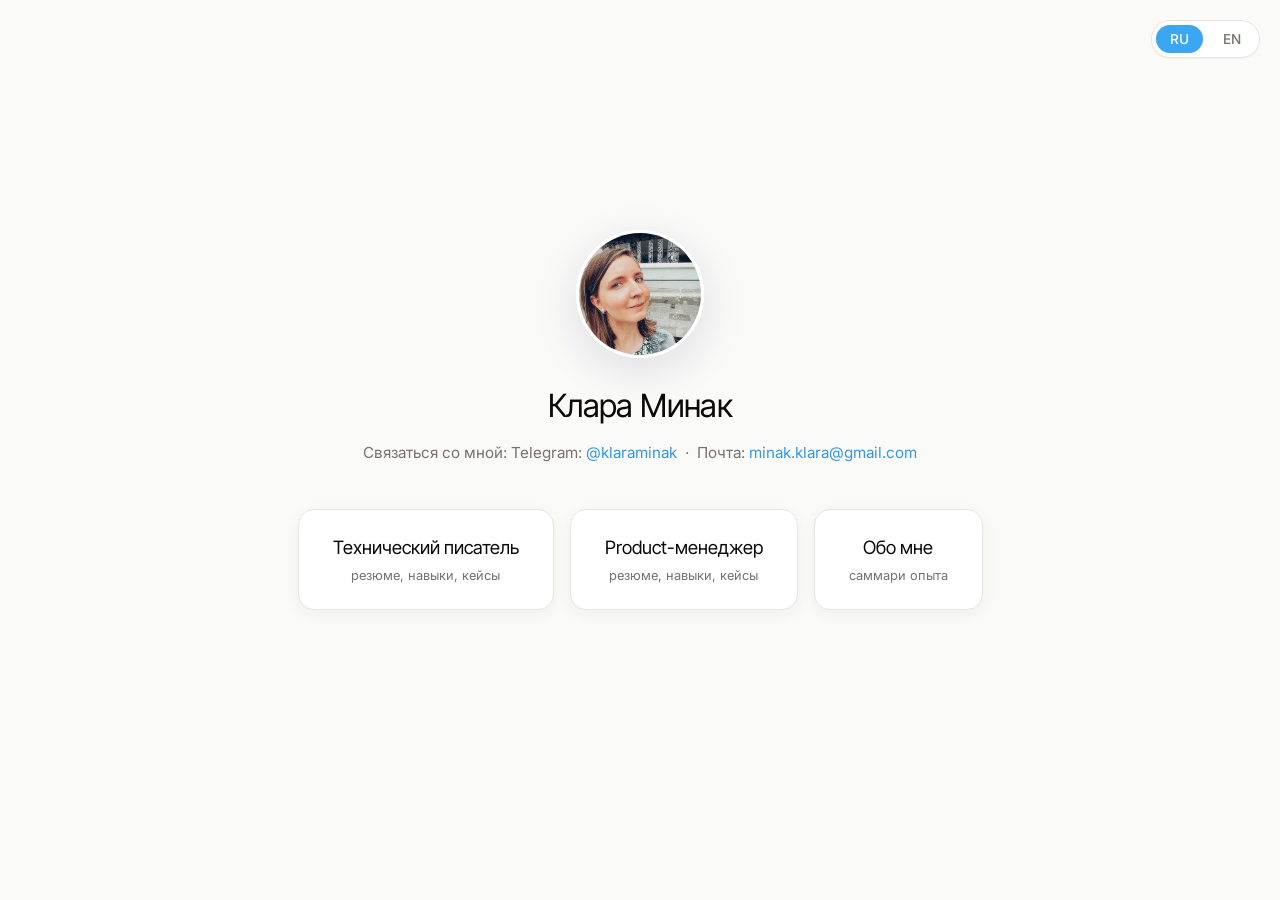
<file: index.html>
<!DOCTYPE html>
<html lang="ru">
<head>
<meta charset="UTF-8">
<meta name="viewport" content="width=device-width, initial-scale=1.0">
<title>Клара Минак — портфолио</title>
<link rel="preconnect" href="https://fonts.googleapis.com">
<link rel="preconnect" href="https://fonts.gstatic.com" crossorigin>
<link href="https://fonts.googleapis.com/css2?family=Inter:wght@400;500;600&family=Inter+Tight:wght@400;500&display=swap" rel="stylesheet">
<link rel="stylesheet" href="styles.css?v=18">
</head>
<body>

<div class="lang-switch">
  <button type="button" data-lang="ru" class="active">RU</button>
  <button type="button" data-lang="en">EN</button>
</div>

<div class="hub-wrap">

  <img class="avatar" src="assets/klara-minak.jpg" alt="Клара Минак" width="128" height="128">

  <div class="identity" data-lang-content="ru">
    <h1>Клара Минак</h1>
    <p class="contacts">
      Связаться со мной: Telegram: <a href="https://t.me/klaraminak">@klaraminak</a>
      &nbsp;·&nbsp;
      Почта: <a href="mailto:minak.klara@gmail.com">minak.klara@gmail.com</a>
    </p>
  </div>
  <div class="identity" data-lang-content="en" hidden>
    <h1>Klara Minak</h1>
    <p class="contacts">
      Get in touch: Telegram: <a href="https://t.me/klaraminak">@klaraminak</a>
      &nbsp;·&nbsp;
      Email: <a href="mailto:minak.klara@gmail.com">minak.klara@gmail.com</a>
    </p>
  </div>

  <nav class="role-links" data-lang-content="ru">
    <a class="role-card" href="techwriter-ru.html" target="_blank" rel="noopener">
      Технический писатель
      <span class="sub">резюме, навыки, кейсы</span>
    </a>
    <a class="role-card" href="product-ru.html" target="_blank" rel="noopener">
      Product-менеджер
      <span class="sub">резюме, навыки, кейсы</span>
    </a>
    <a class="role-card" href="about-ru.html" target="_blank" rel="noopener">
      Обо мне
      <span class="sub">саммари опыта</span>
    </a>
  </nav>
  <nav class="role-links" data-lang-content="en" hidden>
    <a class="role-card" href="techwriter-en.html" target="_blank" rel="noopener">
      Technical Writer
      <span class="sub">CV, skills, case studies</span>
    </a>
    <a class="role-card" href="product-en.html" target="_blank" rel="noopener">
      Product Manager
      <span class="sub">CV, skills, case studies</span>
    </a>
    <a class="role-card" href="about-en.html" target="_blank" rel="noopener">
      About Me
      <span class="sub">experience summary</span>
    </a>
  </nav>

</div>

<script src="script.js?v=4"></script>
</body>
</html>
</file>
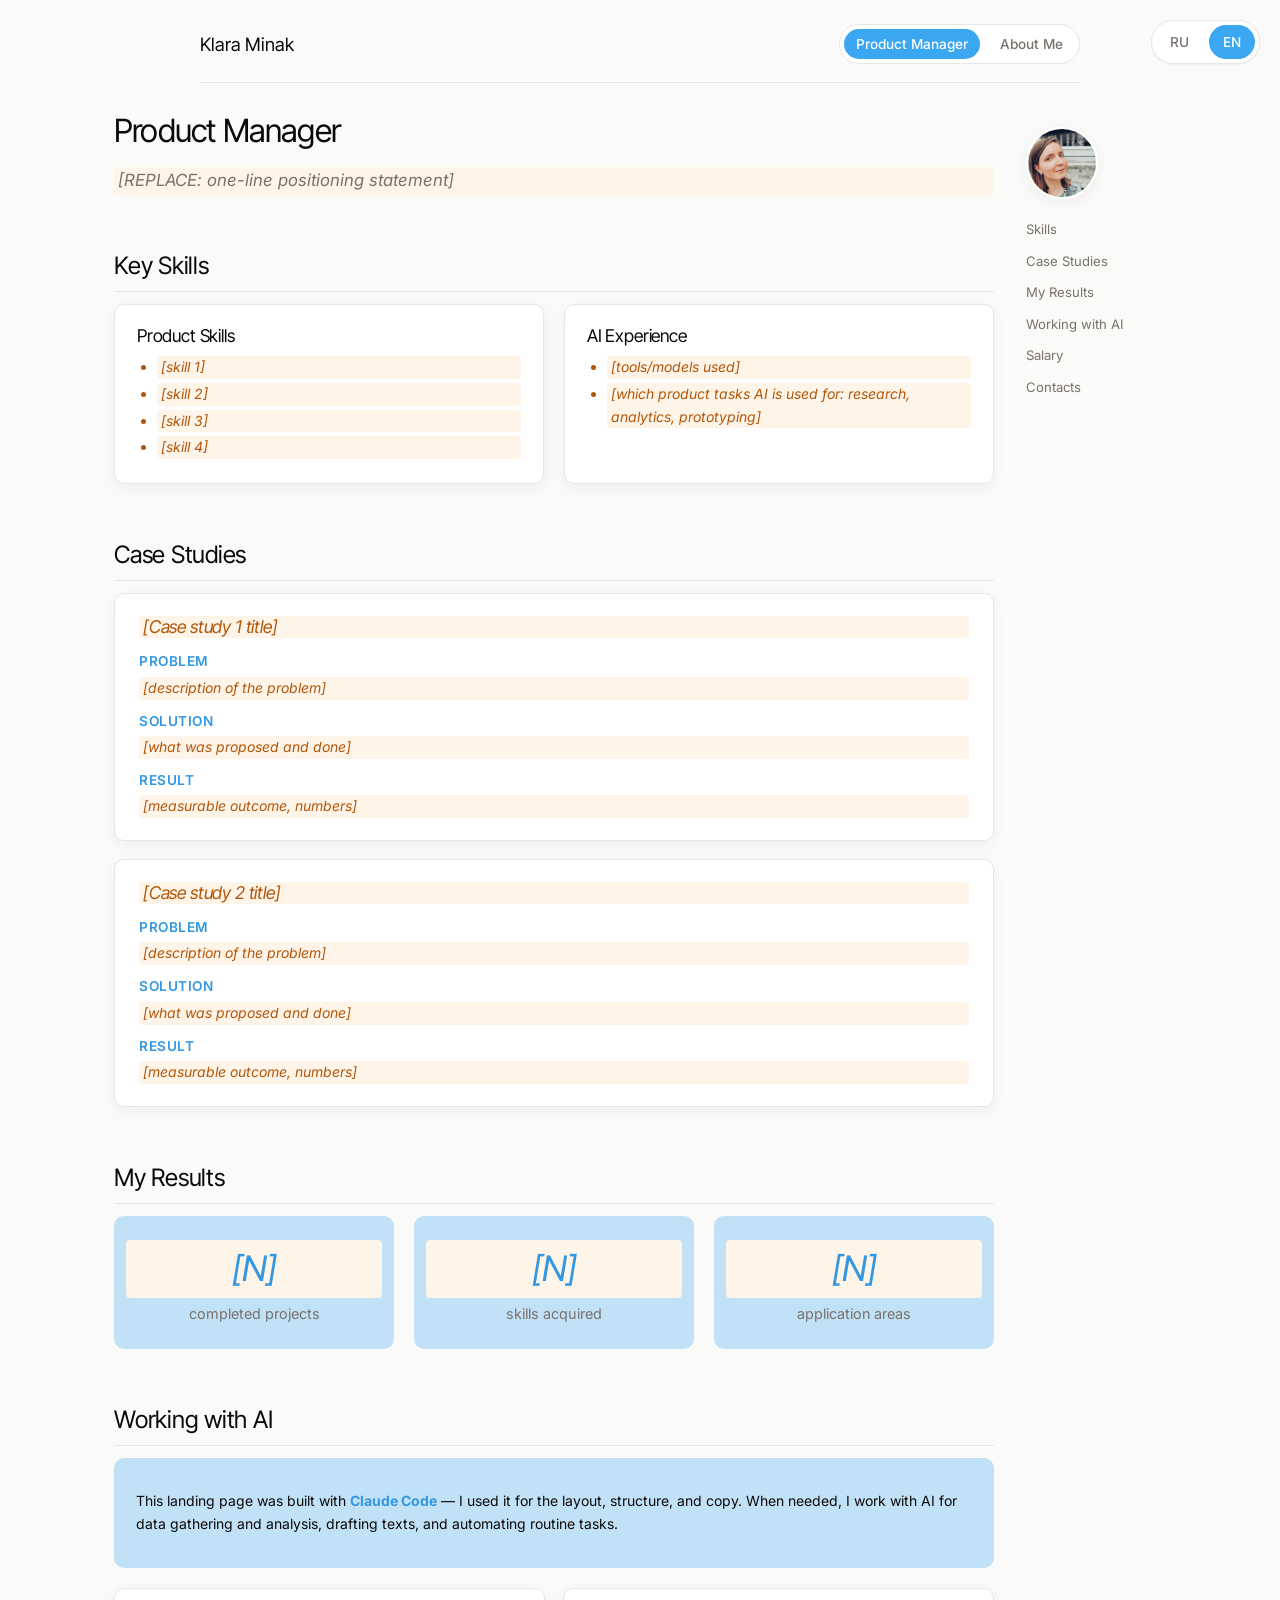
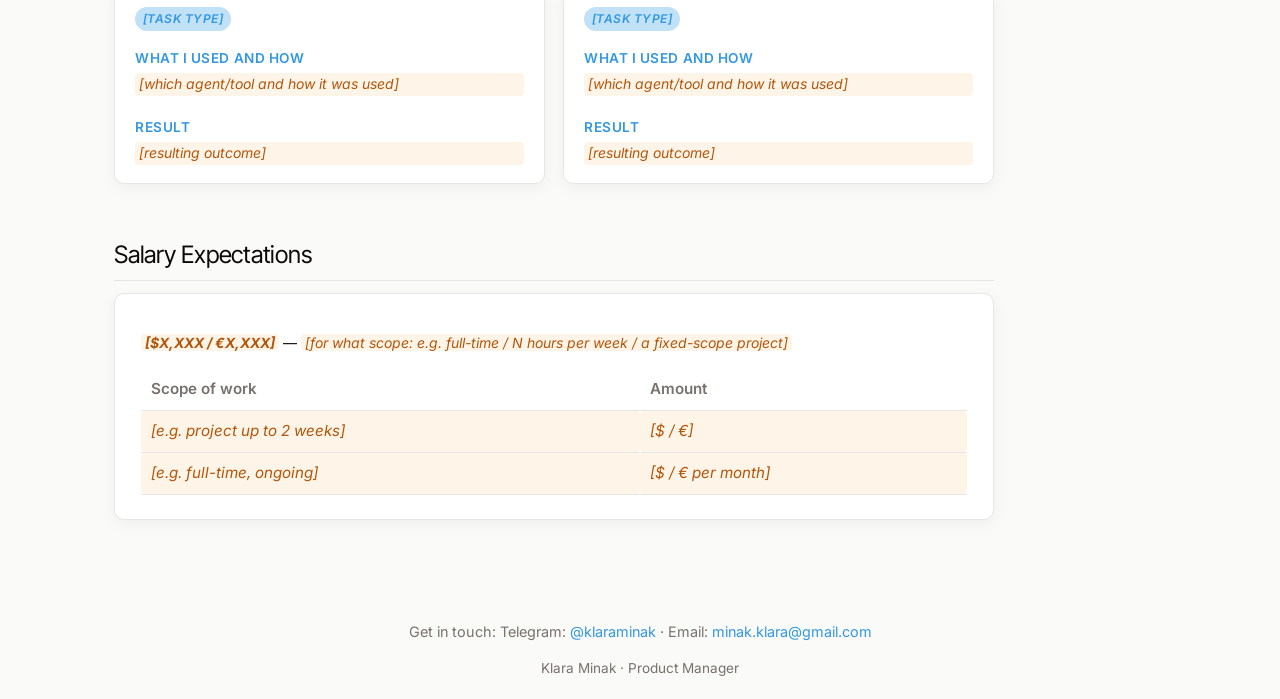
<file: product-en.html>
<!DOCTYPE html>
<html lang="en">
<head>
<meta charset="UTF-8">
<meta name="viewport" content="width=device-width, initial-scale=1.0">
<title>Klara Minak — Product Manager</title>
<link rel="preconnect" href="https://fonts.googleapis.com">
<link rel="preconnect" href="https://fonts.gstatic.com" crossorigin>
<link href="https://fonts.googleapis.com/css2?family=Inter:wght@400;500;600&family=Inter+Tight:wght@400;500&display=swap" rel="stylesheet">
<link rel="stylesheet" href="styles.css?v=18">
</head>
<body>

<!--
  Layout: this page holds product skills and product-related AI experience.
  Tech writing lives on techwriter-en.html. Product editor and media
  experience live on about-en.html.
-->

<div class="lang-switch">
  <a href="product-ru.html">RU</a>
  <a href="product-en.html" class="active">EN</a>
</div>

<header class="cv-header">
  <span class="home-link">Klara Minak</span>
  <nav class="switchers">
    <span class="group">
      <span class="active">Product Manager</span>
      <a href="about-en.html">About Me</a>
    </span>
  </nav>
</header>

<div class="page-body">
<main>

  <div class="role-title">
    <h1>Product Manager</h1>
    <p class="ph">[REPLACE: one-line positioning statement]</p>
  </div>

  <section id="skills">
    <h2>Key Skills</h2>
    <div class="skills-grid">
      <div class="skill-card">
        <h3>Product Skills</h3>
        <ul>
          <li class="ph">[skill 1]</li>
          <li class="ph">[skill 2]</li>
          <li class="ph">[skill 3]</li>
          <li class="ph">[skill 4]</li>
        </ul>
      </div>
      <div class="skill-card">
        <h3>AI Experience</h3>
        <ul>
          <li class="ph">[tools/models used]</li>
          <li class="ph">[which product tasks AI is used for: research, analytics, prototyping]</li>
        </ul>
      </div>
    </div>
  </section>

  <section id="cases">
    <h2>Case Studies</h2>

    <div class="case-card">
      <h3 class="ph">[Case study 1 title]</h3>
      <dl>
        <dt>Problem</dt>
        <dd class="ph">[description of the problem]</dd>
        <dt>Solution</dt>
        <dd class="ph">[what was proposed and done]</dd>
        <dt>Result</dt>
        <dd class="ph">[measurable outcome, numbers]</dd>
      </dl>
    </div>

    <div class="case-card">
      <h3 class="ph">[Case study 2 title]</h3>
      <dl>
        <dt>Problem</dt>
        <dd class="ph">[description of the problem]</dd>
        <dt>Solution</dt>
        <dd class="ph">[what was proposed and done]</dd>
        <dt>Result</dt>
        <dd class="ph">[measurable outcome, numbers]</dd>
      </dl>
    </div>

  </section>

  <section id="metrics">
    <h2>My Results</h2>
    <div class="stats-grid">
      <div class="stat">
        <span class="stat-number ph">[N]</span>
        <span class="stat-label">completed projects</span>
      </div>
      <div class="stat">
        <span class="stat-number ph">[N]</span>
        <span class="stat-label">skills acquired</span>
      </div>
      <div class="stat">
        <span class="stat-number ph">[N]</span>
        <span class="stat-label">application areas</span>
      </div>
    </div>
  </section>

  <section id="ai-tools">
    <h2>Working with AI</h2>
    <div class="ai-intro">
      <p>This landing page was built with <strong>Claude Code</strong> — I used it for the layout, structure, and copy. When needed, I work with AI for data gathering and analysis, drafting texts, and automating routine tasks.</p>
    </div>
    <div class="ai-examples-grid">
      <div class="ai-example">
        <span class="tag ph">[task type]</span>
        <dl>
          <dt>What I used and how</dt>
          <dd class="ph">[which agent/tool and how it was used]</dd>
          <dt>Result</dt>
          <dd class="ph">[resulting outcome]</dd>
        </dl>
      </div>
      <div class="ai-example">
        <span class="tag ph">[task type]</span>
        <dl>
          <dt>What I used and how</dt>
          <dd class="ph">[which agent/tool and how it was used]</dd>
          <dt>Result</dt>
          <dd class="ph">[resulting outcome]</dd>
        </dl>
      </div>
    </div>
  </section>

  <section id="salary">
    <h2>Salary Expectations</h2>
    <div class="salary-box">
      <p><strong class="ph">[$X,XXX / €X,XXX]</strong> — <span class="ph">[for what scope: e.g. full-time / N hours per week / a fixed-scope project]</span></p>
      <table>
        <tr><th>Scope of work</th><th>Amount</th></tr>
        <tr><td class="ph">[e.g. project up to 2 weeks]</td><td class="ph">[$ / €]</td></tr>
        <tr><td class="ph">[e.g. full-time, ongoing]</td><td class="ph">[$ / € per month]</td></tr>
      </table>
    </div>
  </section>

</main>

<aside class="toc">
  <img class="toc-avatar" src="assets/klara-minak.jpg" alt="Klara Minak">
  <nav>
    <a href="#skills">Skills</a>
    <a href="#cases">Case Studies</a>
    <a href="#metrics">My Results</a>
    <a href="#ai-tools">Working with AI</a>
    <a href="#salary">Salary</a>
    <a href="#footer-contacts">Contacts</a>
  </nav>
</aside>
</div>

<footer class="page-footer">
  <p class="footer-contacts" id="footer-contacts">Get in touch: Telegram: <a href="https://t.me/klaraminak">@klaraminak</a> · Email: <a href="mailto:minak.klara@gmail.com">minak.klara@gmail.com</a></p>
  <p>Klara Minak · Product Manager</p>
</footer>

<script src="script.js?v=4"></script>
</body>
</html>
</file>
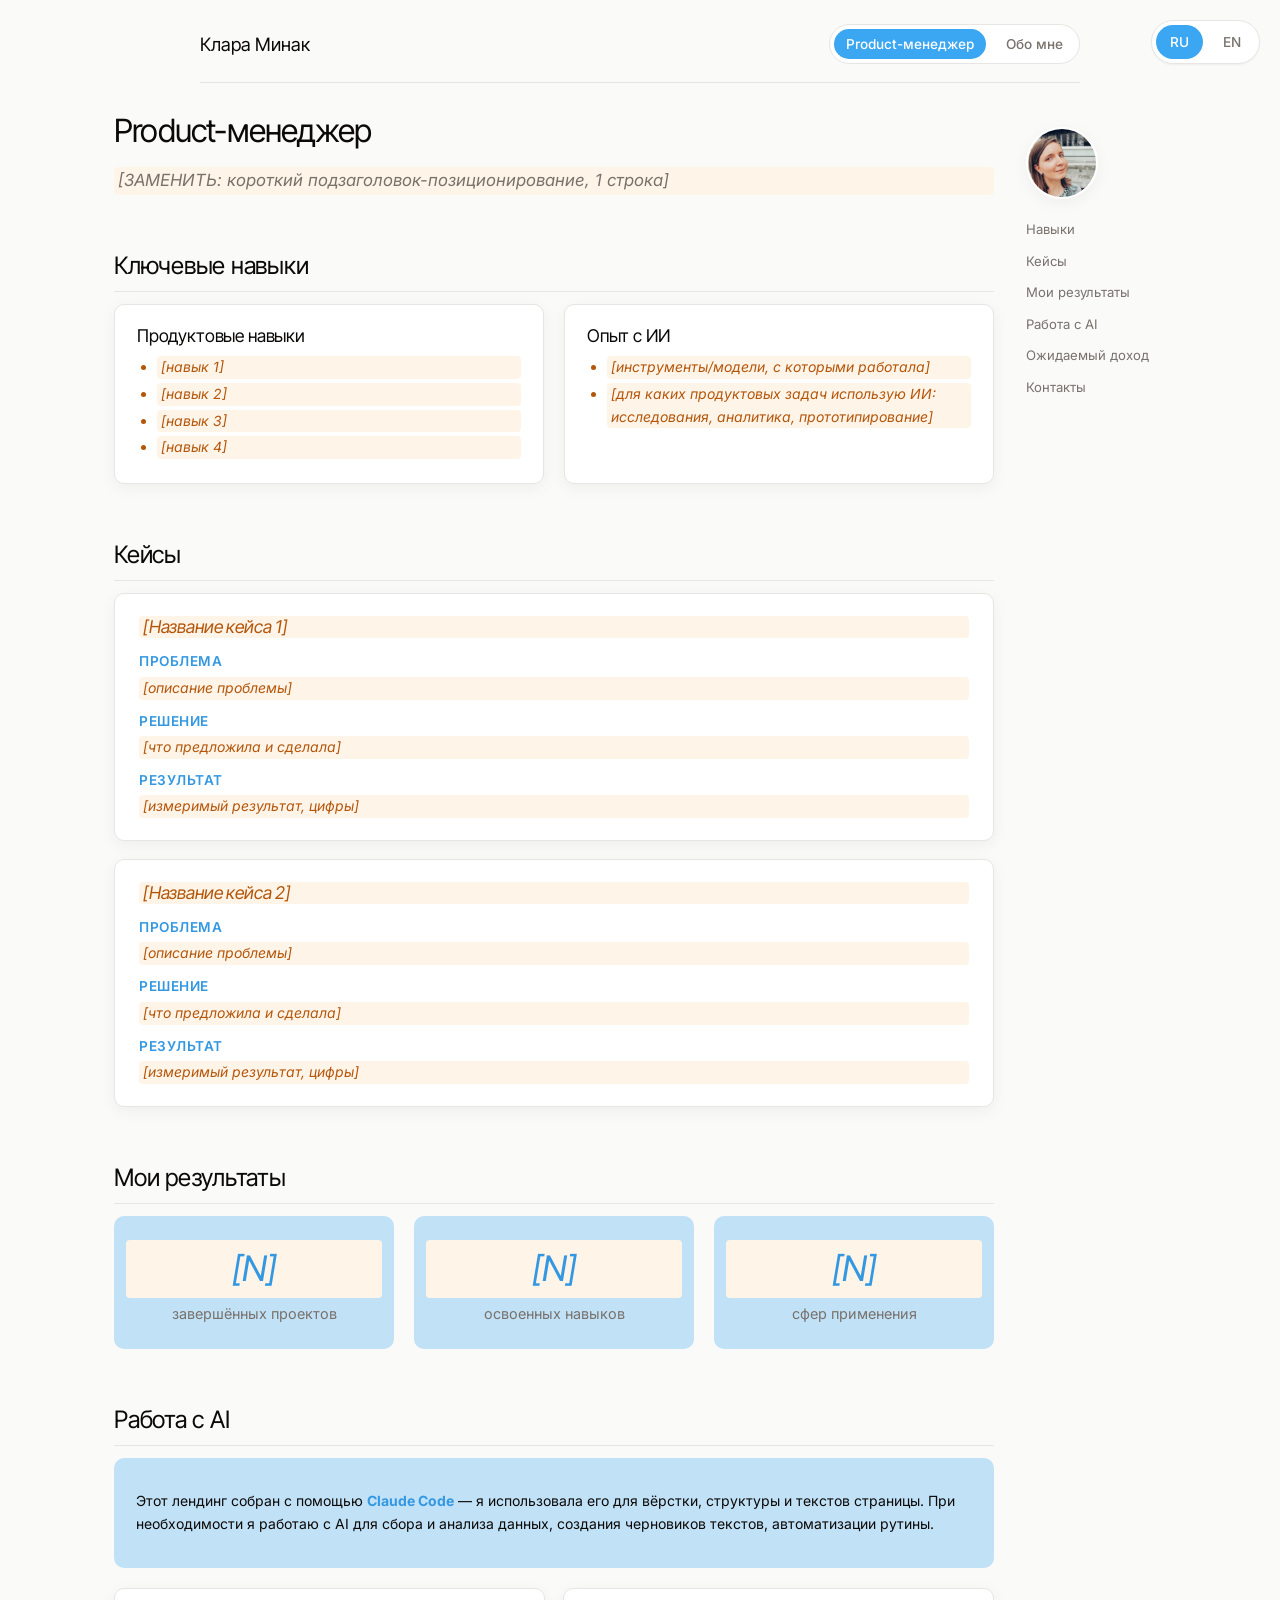
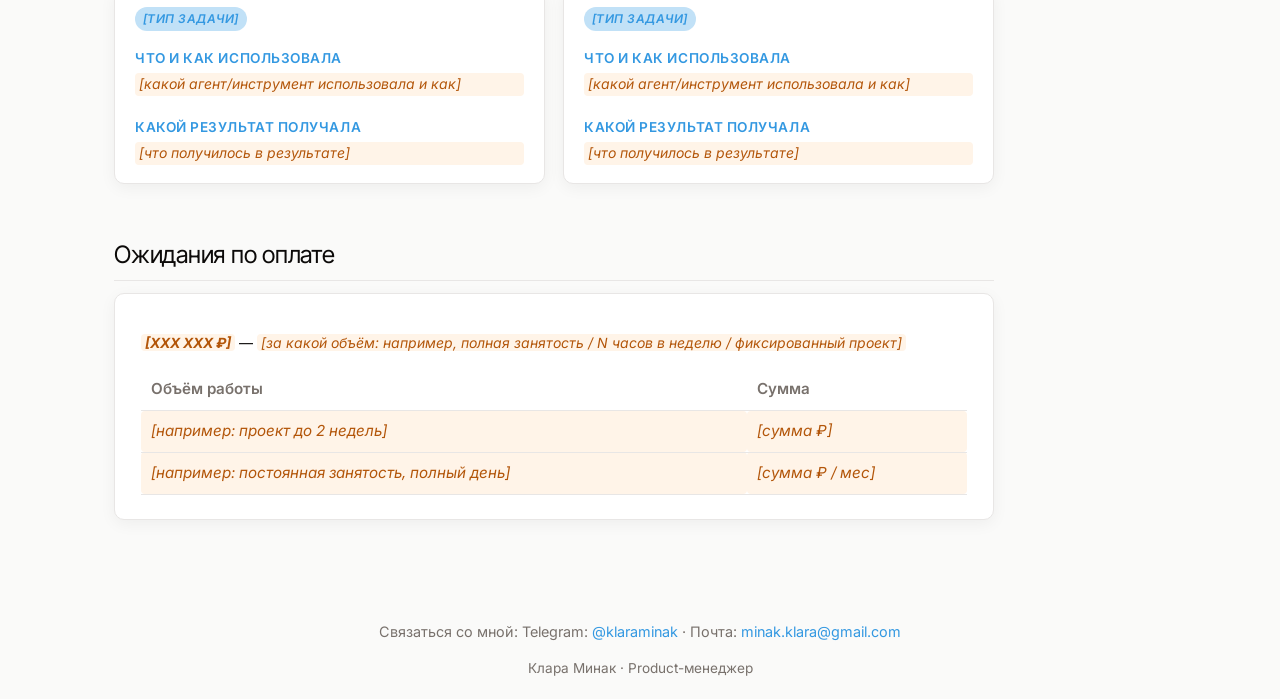
<file: product-ru.html>
<!DOCTYPE html>
<html lang="ru">
<head>
<meta charset="UTF-8">
<meta name="viewport" content="width=device-width, initial-scale=1.0">
<title>Клара Минак — Product-менеджер</title>
<link rel="preconnect" href="https://fonts.googleapis.com">
<link rel="preconnect" href="https://fonts.gstatic.com" crossorigin>
<link href="https://fonts.googleapis.com/css2?family=Inter:wght@400;500;600&family=Inter+Tight:wght@400;500&display=swap" rel="stylesheet">
<link rel="stylesheet" href="styles.css?v=18">
</head>
<body>

<!--
  Раскладка: на этой странице — продуктовые навыки и ИИ-опыт применительно к продукту.
  Техрайтинг — на techwriter-ru.html. Продуктовый редактор и опыт в СМИ — на about-ru.html.
-->

<div class="lang-switch">
  <a href="product-ru.html" class="active">RU</a>
  <a href="product-en.html">EN</a>
</div>

<header class="cv-header">
  <span class="home-link">Клара Минак</span>
  <nav class="switchers">
    <span class="group">
      <span class="active">Product-менеджер</span>
      <a href="about-ru.html">Обо мне</a>
    </span>
  </nav>
</header>

<div class="page-body">
<main>

  <div class="role-title">
    <h1>Product-менеджер</h1>
    <p class="ph">[ЗАМЕНИТЬ: короткий подзаголовок-позиционирование, 1 строка]</p>
  </div>

  <section id="skills">
    <h2>Ключевые навыки</h2>
    <div class="skills-grid">
      <div class="skill-card">
        <h3>Продуктовые навыки</h3>
        <ul>
          <li class="ph">[навык 1]</li>
          <li class="ph">[навык 2]</li>
          <li class="ph">[навык 3]</li>
          <li class="ph">[навык 4]</li>
        </ul>
      </div>
      <div class="skill-card">
        <h3>Опыт с ИИ</h3>
        <ul>
          <li class="ph">[инструменты/модели, с которыми работала]</li>
          <li class="ph">[для каких продуктовых задач использую ИИ: исследования, аналитика, прототипирование]</li>
        </ul>
      </div>
    </div>
  </section>

  <section id="cases">
    <h2>Кейсы</h2>

    <div class="case-card">
      <h3 class="ph">[Название кейса 1]</h3>
      <dl>
        <dt>Проблема</dt>
        <dd class="ph">[описание проблемы]</dd>
        <dt>Решение</dt>
        <dd class="ph">[что предложила и сделала]</dd>
        <dt>Результат</dt>
        <dd class="ph">[измеримый результат, цифры]</dd>
      </dl>
    </div>

    <div class="case-card">
      <h3 class="ph">[Название кейса 2]</h3>
      <dl>
        <dt>Проблема</dt>
        <dd class="ph">[описание проблемы]</dd>
        <dt>Решение</dt>
        <dd class="ph">[что предложила и сделала]</dd>
        <dt>Результат</dt>
        <dd class="ph">[измеримый результат, цифры]</dd>
      </dl>
    </div>

  </section>

  <section id="metrics">
    <h2>Мои результаты</h2>
    <div class="stats-grid">
      <div class="stat">
        <span class="stat-number ph">[N]</span>
        <span class="stat-label">завершённых проектов</span>
      </div>
      <div class="stat">
        <span class="stat-number ph">[N]</span>
        <span class="stat-label">освоенных навыков</span>
      </div>
      <div class="stat">
        <span class="stat-number ph">[N]</span>
        <span class="stat-label">сфер применения</span>
      </div>
    </div>
  </section>

  <section id="ai-tools">
    <h2>Работа с AI</h2>
    <div class="ai-intro">
      <p>Этот лендинг собран с помощью <strong>Claude Code</strong> — я использовала его для вёрстки, структуры и текстов страницы. При необходимости я работаю с AI для сбора и анализа данных, создания черновиков текстов, автоматизации рутины.</p>
    </div>
    <div class="ai-examples-grid">
      <div class="ai-example">
        <span class="tag ph">[тип задачи]</span>
        <dl>
          <dt>Что и как использовала</dt>
          <dd class="ph">[какой агент/инструмент использовала и как]</dd>
          <dt>Какой результат получала</dt>
          <dd class="ph">[что получилось в результате]</dd>
        </dl>
      </div>
      <div class="ai-example">
        <span class="tag ph">[тип задачи]</span>
        <dl>
          <dt>Что и как использовала</dt>
          <dd class="ph">[какой агент/инструмент использовала и как]</dd>
          <dt>Какой результат получала</dt>
          <dd class="ph">[что получилось в результате]</dd>
        </dl>
      </div>
    </div>
  </section>

  <section id="salary">
    <h2>Ожидания по оплате</h2>
    <div class="salary-box">
      <p><strong class="ph">[XXX XXX ₽]</strong> — <span class="ph">[за какой объём: например, полная занятость / N часов в неделю / фиксированный проект]</span></p>
      <table>
        <tr><th>Объём работы</th><th>Сумма</th></tr>
        <tr><td class="ph">[например: проект до 2 недель]</td><td class="ph">[сумма ₽]</td></tr>
        <tr><td class="ph">[например: постоянная занятость, полный день]</td><td class="ph">[сумма ₽ / мес]</td></tr>
      </table>
    </div>
  </section>

</main>

<aside class="toc">
  <img class="toc-avatar" src="assets/klara-minak.jpg" alt="Клара Минак">
  <nav>
    <a href="#skills">Навыки</a>
    <a href="#cases">Кейсы</a>
    <a href="#metrics">Мои результаты</a>
    <a href="#ai-tools">Работа с AI</a>
    <a href="#salary">Ожидаемый доход</a>
    <a href="#footer-contacts">Контакты</a>
  </nav>
</aside>
</div>

<footer class="page-footer">
  <p class="footer-contacts" id="footer-contacts">Связаться со мной: Telegram: <a href="https://t.me/klaraminak">@klaraminak</a> · Почта: <a href="mailto:minak.klara@gmail.com">minak.klara@gmail.com</a></p>
  <p>Клара Минак · Product-менеджер</p>
</footer>

<script src="script.js?v=4"></script>
</body>
</html>
</file>
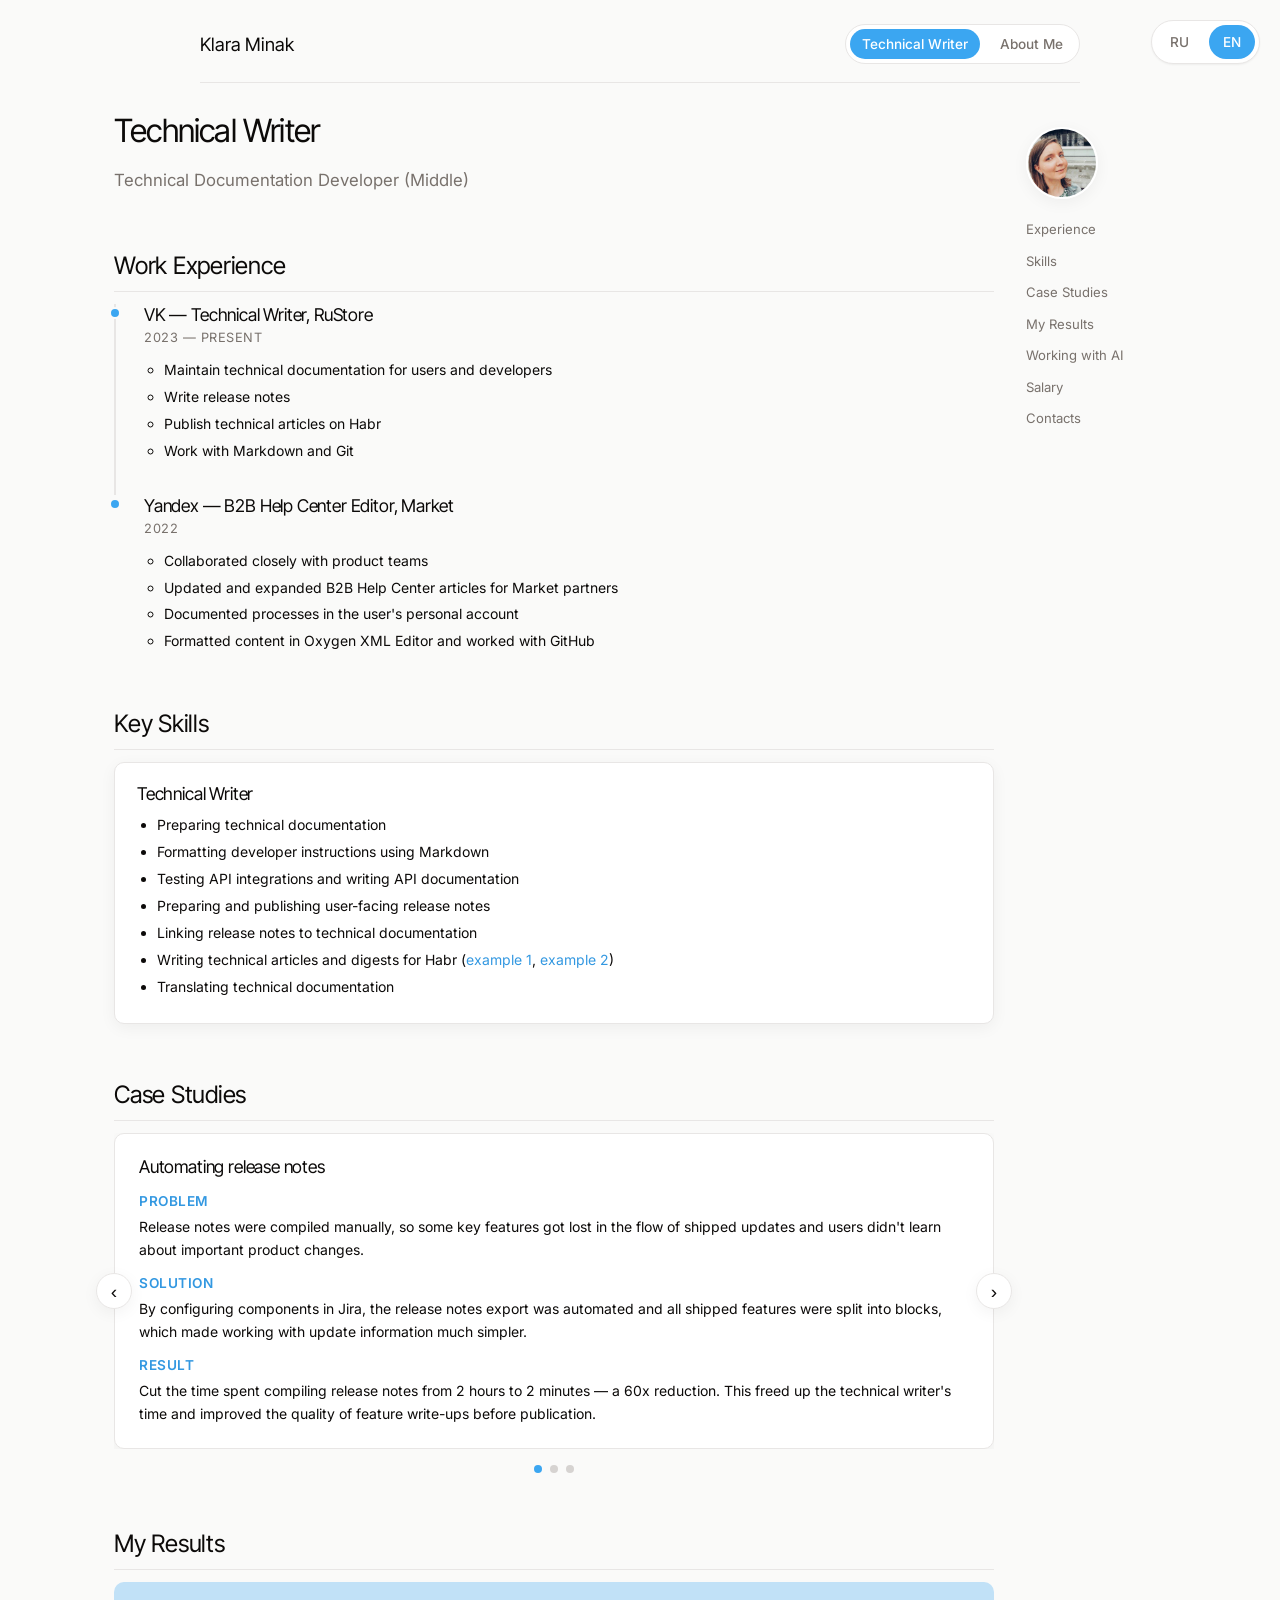
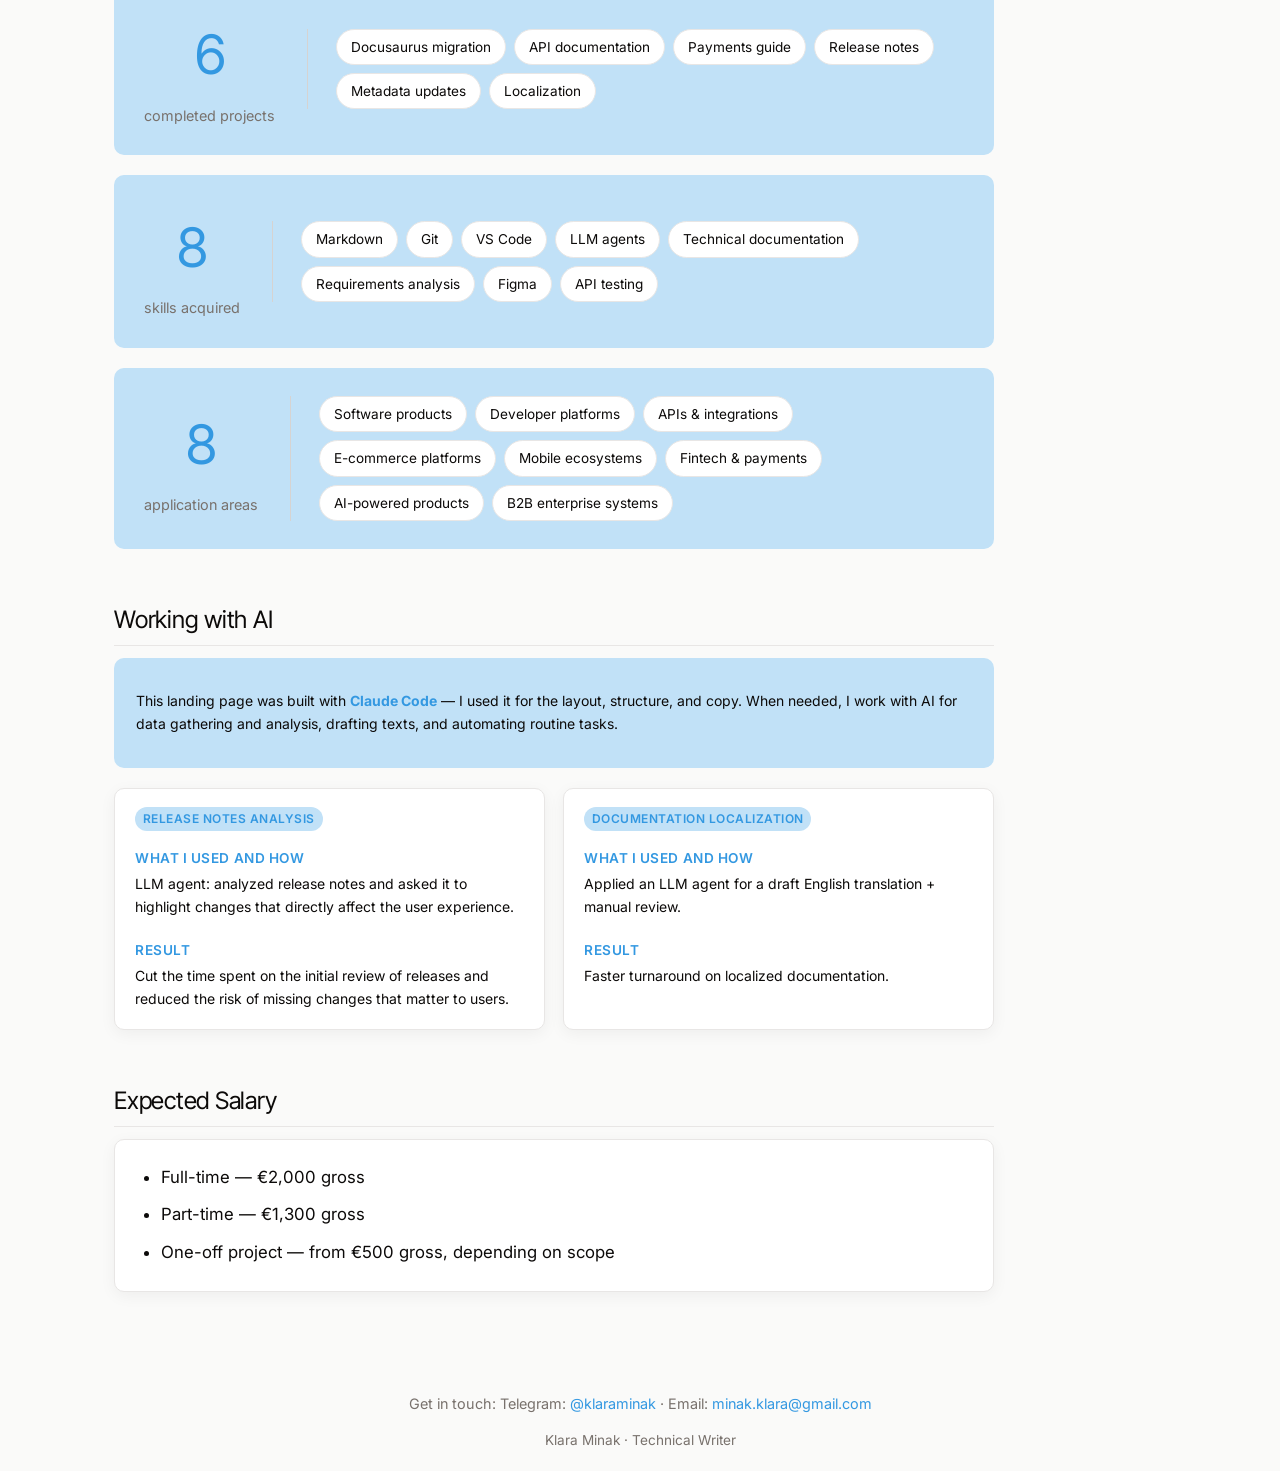
<file: techwriter-en.html>
<!DOCTYPE html>
<html lang="en">
<head>
<meta charset="UTF-8">
<meta name="viewport" content="width=device-width, initial-scale=1.0">
<title>Klara Minak — Technical Writer</title>
<link rel="preconnect" href="https://fonts.googleapis.com">
<link rel="preconnect" href="https://fonts.gstatic.com" crossorigin>
<link href="https://fonts.googleapis.com/css2?family=Inter:wght@400;500;600&family=Inter+Tight:wght@400;500&display=swap" rel="stylesheet">
<link rel="stylesheet" href="styles.css?v=18">
</head>
<body>

<!--
  Layout: only tech writing lives here. AI experience isn't duplicated in the
  skills grid — it's covered by the "Working with AI" section further down.
  Product editor and media experience moved to a separate about-en.html ("About me") page.
  Product skills and product-related AI experience live on product-en.html.
-->

<div class="lang-switch">
  <a href="techwriter-ru.html">RU</a>
  <a href="techwriter-en.html" class="active">EN</a>
</div>

<header class="cv-header">
  <span class="home-link">Klara Minak</span>
  <nav class="switchers">
    <span class="group">
      <span class="active">Technical Writer</span>
      <a href="about-en.html">About Me</a>
    </span>
  </nav>
</header>

<div class="page-body">
<main>

  <div class="role-title">
    <h1>Technical Writer</h1>
    <p>Technical Documentation Developer (Middle)</p>
  </div>

  <section id="experience">
    <h2>Work Experience</h2>
    <ol class="timeline">
      <li class="timeline-item">
        <div class="timeline-marker"></div>
        <div class="timeline-content">
          <h3>VK — Technical Writer, RuStore</h3>
          <p class="timeline-period">2023 — present</p>
          <ul>
            <li>Maintain technical documentation for users and developers</li>
            <li>Write release notes</li>
            <li>Publish technical articles on Habr</li>
            <li>Work with Markdown and Git</li>
          </ul>
        </div>
      </li>
      <li class="timeline-item">
        <div class="timeline-marker"></div>
        <div class="timeline-content">
          <h3>Yandex — B2B Help Center Editor, Market</h3>
          <p class="timeline-period">2022</p>
          <ul>
            <li>Collaborated closely with product teams</li>
            <li>Updated and expanded B2B Help Center articles for Market partners</li>
            <li>Documented processes in the user's personal account</li>
            <li>Formatted content in Oxygen XML Editor and worked with GitHub</li>
          </ul>
        </div>
      </li>
    </ol>
  </section>

  <section id="skills">
    <h2>Key Skills</h2>
    <div class="skills-grid">
      <div class="skill-card">
        <h3>Technical Writer</h3>
        <ul>
          <li>Preparing technical documentation</li>
          <li>Formatting developer instructions using Markdown</li>
          <li>Testing API integrations and writing API documentation</li>
          <li>Preparing and publishing user-facing release notes</li>
          <li>Linking release notes to technical documentation</li>
          <li>Writing technical articles and digests for Habr (<a href="https://habr.com/ru/companies/vk/articles/754084/">example 1</a>, <a href="https://habr.com/ru/companies/vk/articles/737864/">example 2</a>)</li>
          <li>Translating technical documentation</li>
        </ul>
      </div>
    </div>
  </section>

  <section id="cases">
    <h2>Case Studies</h2>

    <div class="carousel">
      <button class="carousel-arrow carousel-arrow-prev" type="button" aria-label="Previous case study">‹</button>
      <div class="carousel-track">
        <div class="case-card">
          <h3>Automating release notes</h3>
          <dl>
            <dt>Problem</dt>
            <dd>Release notes were compiled manually, so some key features got lost in the flow of shipped updates and users didn't learn about important product changes.</dd>
            <dt>Solution</dt>
            <dd>By configuring components in Jira, the release notes export was automated and all shipped features were split into blocks, which made working with update information much simpler.</dd>
            <dt>Result</dt>
            <dd>Cut the time spent compiling release notes from 2 hours to 2 minutes — a 60x reduction. This freed up the technical writer's time and improved the quality of feature write-ups before publication.</dd>
          </dl>
        </div>

        <div class="case-card">
          <h3>Payments guide development</h3>
          <dl>
            <dt>Problem</dt>
            <dd>Information about payment processing in mobile apps was scattered across different sections of the documentation. Developers had no unified picture of payment integration, creating paid products and subscriptions, or connecting the API.</dd>
            <dt>Solution</dt>
            <dd>The solution was creating a single page with a <a href="https://www.rustore.ru/help/en/guides/payments">payment usage scenario</a>: from enabling monetization in mobile apps to configuring the API and test payments.</dd>
            <dt>Result</dt>
            <dd>Developers got a single, unified integration scenario, and the number of payments-related support requests dropped.</dd>
          </dl>
        </div>

        <div class="case-card">
          <h3>Migrating to Docusaurus</h3>
          <dl>
            <dt>Problem</dt>
            <dd>At the start of the RuStore project, documentation was maintained in a standard CMS, which severely limited what technical writers could do. In particular, inserting code samples was a problem — code examples didn't always look good in the layout, and developers found it hard to apply them in practice.</dd>
            <dt>Solution</dt>
            <dd>To fix this, the entire documentation was migrated to Docusaurus, enabling instructions to be written using Markdown.</dd>
            <dt>Result</dt>
            <dd>This not only improved the look of the text and code sample blocks, but also made it possible to involve other RuStore teams in creating documentation.</dd>
          </dl>
        </div>
      </div>
      <button class="carousel-arrow carousel-arrow-next" type="button" aria-label="Next case study">›</button>
    </div>
    <div class="carousel-dots">
      <button class="carousel-dot active" aria-label="Case study 1"></button>
      <button class="carousel-dot" aria-label="Case study 2"></button>
      <button class="carousel-dot" aria-label="Case study 3"></button>
    </div>

  </section>

  <section id="metrics">
    <h2>My Results</h2>

    <div class="metric-featured">
      <div class="metric-featured-number">
        <span class="stat-number">6</span>
        <span class="stat-label">completed projects</span>
      </div>
      <ul class="project-list">
        <li>Docusaurus migration</li>
        <li>API documentation</li>
        <li>Payments guide</li>
        <li>Release notes</li>
        <li>Metadata updates</li>
        <li>Localization</li>
      </ul>
    </div>

    <div class="metric-featured">
      <div class="metric-featured-number">
        <span class="stat-number">8</span>
        <span class="stat-label">skills acquired</span>
      </div>
      <ul class="project-list">
        <li>Markdown</li>
        <li>Git</li>
        <li>VS Code</li>
        <li>LLM agents</li>
        <li>Technical documentation</li>
        <li>Requirements analysis</li>
        <li>Figma</li>
        <li>API testing</li>
      </ul>
    </div>

    <div class="metric-featured">
      <div class="metric-featured-number">
        <span class="stat-number">8</span>
        <span class="stat-label">application areas</span>
      </div>
      <ul class="project-list">
        <li>Software products</li>
        <li>Developer platforms</li>
        <li>APIs & integrations</li>
        <li>E-commerce platforms</li>
        <li>Mobile ecosystems</li>
        <li>Fintech & payments</li>
        <li>AI-powered products</li>
        <li>B2B enterprise systems</li>
      </ul>
    </div>
  </section>

  <section id="ai-tools">
    <h2>Working with AI</h2>
    <div class="ai-intro">
      <p>This landing page was built with <strong>Claude Code</strong> — I used it for the layout, structure, and copy. When needed, I work with AI for data gathering and analysis, drafting texts, and automating routine tasks.</p>
    </div>
    <div class="ai-examples-grid">
      <div class="ai-example">
        <span class="tag">Release notes analysis</span>
        <dl>
          <dt>What I used and how</dt>
          <dd>LLM agent: analyzed release notes and asked it to highlight changes that directly affect the user experience.</dd>
          <dt>Result</dt>
          <dd>Cut the time spent on the initial review of releases and reduced the risk of missing changes that matter to users.</dd>
        </dl>
      </div>
      <div class="ai-example">
        <span class="tag">Documentation localization</span>
        <dl>
          <dt>What I used and how</dt>
          <dd>Applied an LLM agent for a draft English translation + manual review.</dd>
          <dt>Result</dt>
          <dd>Faster turnaround on localized documentation.</dd>
        </dl>
      </div>
    </div>
  </section>

  <section id="salary">
    <h2>Expected Salary</h2>
    <div class="salary-box">
      <ul class="salary-list">
        <li>Full-time — €2,000 gross</li>
        <li>Part-time — €1,300 gross</li>
        <li>One-off project — from €500 gross, depending on scope</li>
      </ul>
    </div>
  </section>

</main>

<aside class="toc">
  <img class="toc-avatar" src="assets/klara-minak.jpg" alt="Klara Minak">
  <nav>
    <a href="#experience">Experience</a>
    <a href="#skills">Skills</a>
    <a href="#cases">Case Studies</a>
    <a href="#metrics">My Results</a>
    <a href="#ai-tools">Working with AI</a>
    <a href="#salary">Salary</a>
    <a href="#footer-contacts">Contacts</a>
  </nav>
</aside>
</div>

<footer class="page-footer">
  <p class="footer-contacts" id="footer-contacts">Get in touch: Telegram: <a href="https://t.me/klaraminak">@klaraminak</a> · Email: <a href="mailto:minak.klara@gmail.com">minak.klara@gmail.com</a></p>
  <p>Klara Minak · Technical Writer</p>
</footer>

<script src="script.js?v=4"></script>
</body>
</html>
</file>
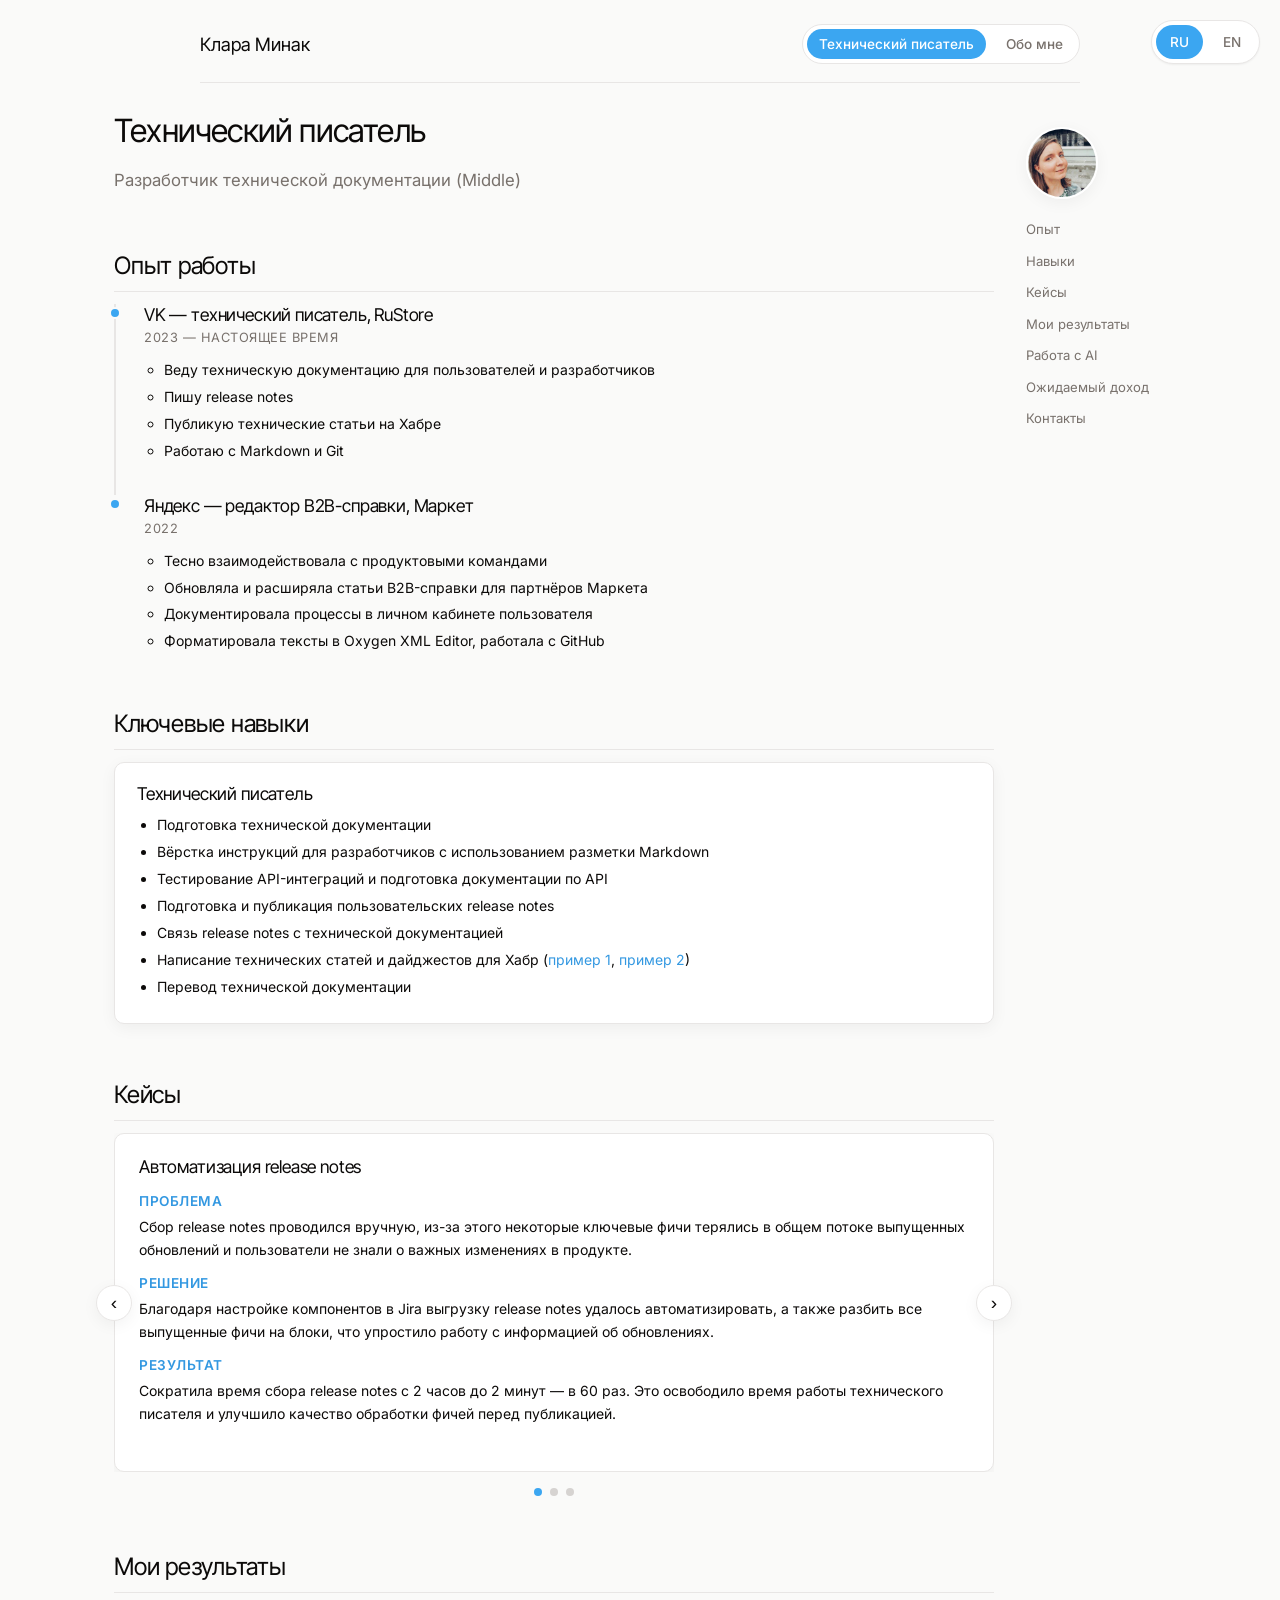
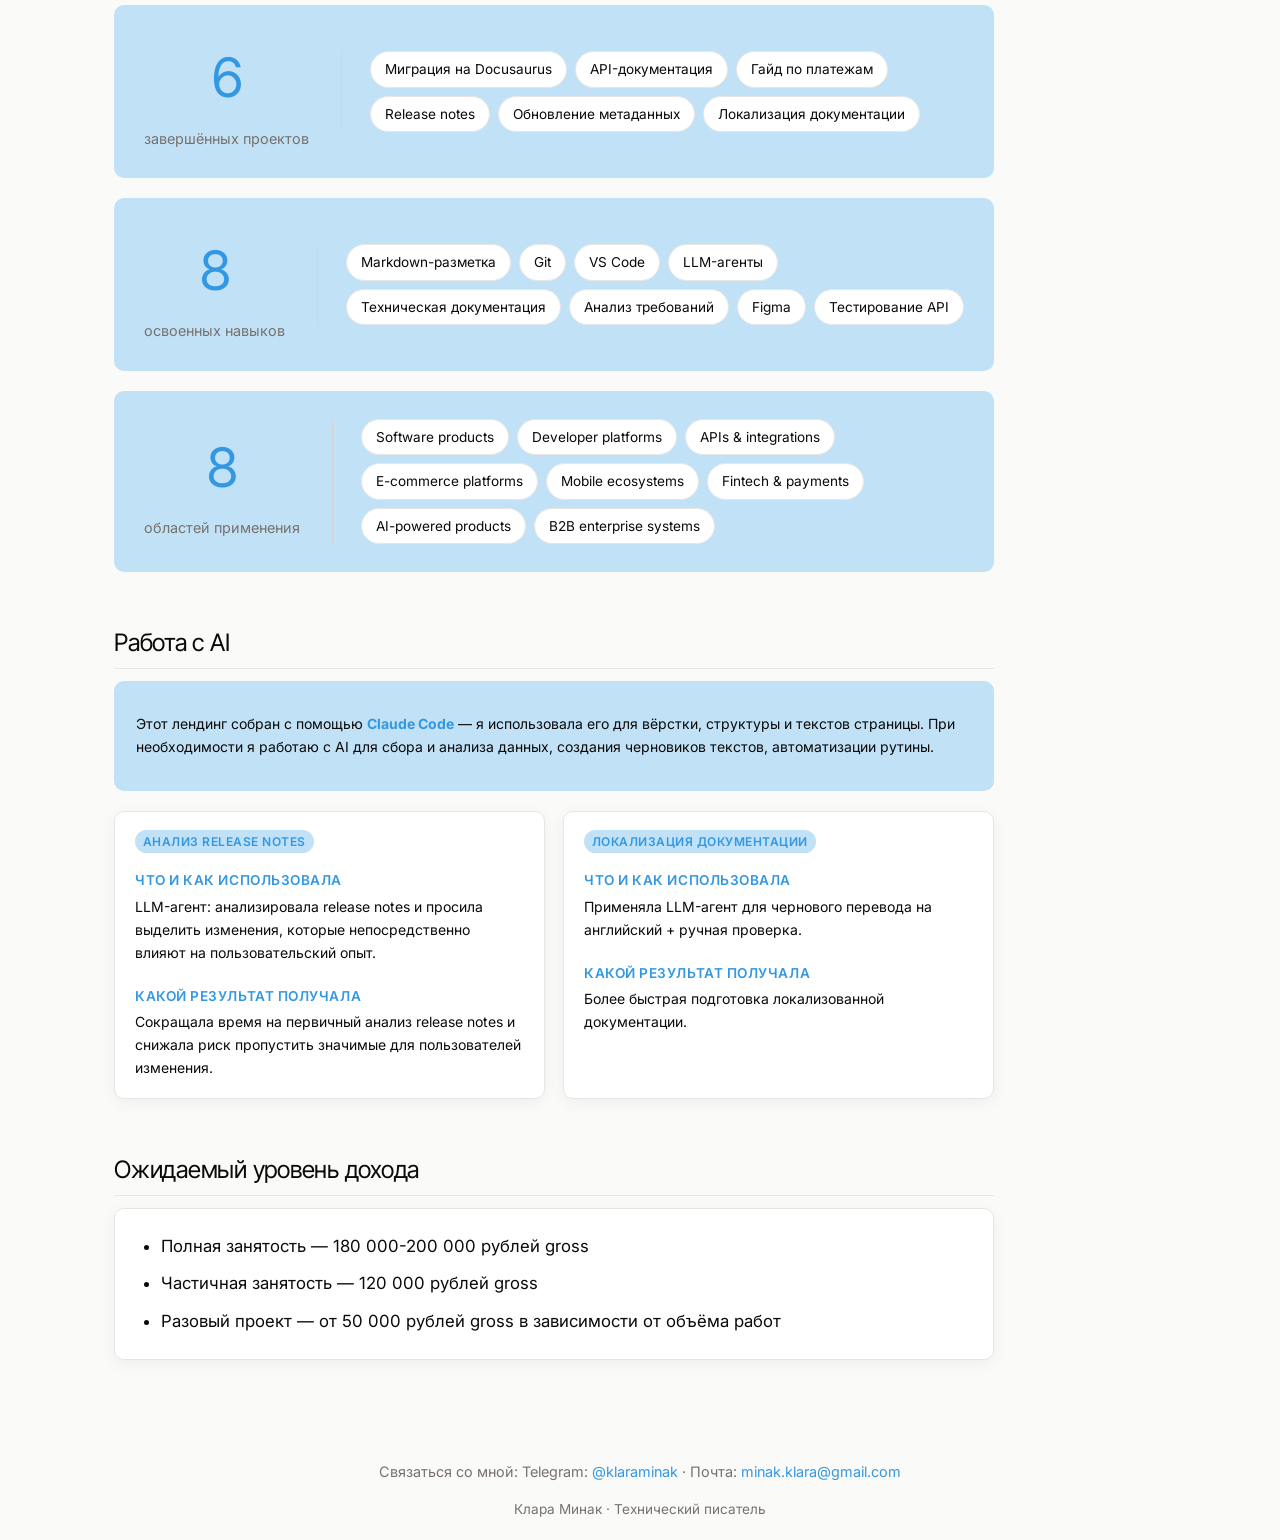
<file: techwriter-ru.html>
<!DOCTYPE html>
<html lang="ru">
<head>
<meta charset="UTF-8">
<meta name="viewport" content="width=device-width, initial-scale=1.0">
<title>Клара Минак — Технический писатель</title>
<link rel="preconnect" href="https://fonts.googleapis.com">
<link rel="preconnect" href="https://fonts.gstatic.com" crossorigin>
<link href="https://fonts.googleapis.com/css2?family=Inter:wght@400;500;600&family=Inter+Tight:wght@400;500&display=swap" rel="stylesheet">
<link rel="stylesheet" href="styles.css?v=18">
</head>
<body>

<!--
  Раскладка: только техрайтинг — здесь. Опыт с ИИ не дублируется в блоке навыков,
  про него отдельно рассказывает секция «Работа с ИИ» ниже на странице.
  Продуктовый редактор и опыт в СМИ вынесены на отдельную страницу about-ru.html («Обо мне»).
  Продуктовые навыки и ИИ-опыт для продукта — на product-ru.html.
-->

<div class="lang-switch">
  <a href="techwriter-ru.html" class="active">RU</a>
  <a href="techwriter-en.html">EN</a>
</div>

<header class="cv-header">
  <span class="home-link">Клара Минак</span>
  <nav class="switchers">
    <span class="group">
      <span class="active">Технический писатель</span>
      <a href="about-ru.html">Обо мне</a>
    </span>
  </nav>
</header>

<div class="page-body">
<main>

  <div class="role-title">
    <h1>Технический писатель</h1>
    <p>Разработчик технической документации (Middle)</p>
  </div>

  <section id="experience">
    <h2>Опыт работы</h2>
    <ol class="timeline">
      <li class="timeline-item">
        <div class="timeline-marker"></div>
        <div class="timeline-content">
          <h3>VK — технический писатель, RuStore</h3>
          <p class="timeline-period">2023 — настоящее время</p>
          <ul>
            <li>Веду техническую документацию для пользователей и разработчиков</li>
            <li>Пишу release notes</li>
            <li>Публикую технические статьи на Хабре</li>
            <li>Работаю с Markdown и Git</li>
          </ul>
        </div>
      </li>
      <li class="timeline-item">
        <div class="timeline-marker"></div>
        <div class="timeline-content">
          <h3>Яндекс — редактор B2B-справки, Маркет</h3>
          <p class="timeline-period">2022</p>
          <ul>
            <li>Тесно взаимодействовала с продуктовыми командами</li>
            <li>Обновляла и расширяла статьи B2B-справки для партнёров Маркета</li>
            <li>Документировала процессы в личном кабинете пользователя</li>
            <li>Форматировала тексты в Oxygen XML Editor, работала с GitHub</li>
          </ul>
        </div>
      </li>
    </ol>
  </section>

  <section id="skills">
    <h2>Ключевые навыки</h2>
    <div class="skills-grid">
      <div class="skill-card">
        <h3>Технический писатель</h3>
        <ul>
          <li>Подготовка технической документации</li>
          <li>Вёрстка инструкций для разработчиков с использованием разметки Markdown</li>
          <li>Тестирование API-интеграций и подготовка документации по API</li>
          <li>Подготовка и публикация пользовательских release notes</li>
          <li>Связь release notes с технической документацией</li>
          <li>Написание технических статей и дайджестов для Хабр (<a href="https://habr.com/ru/companies/vk/articles/754084/">пример 1</a>, <a href="https://habr.com/ru/companies/vk/articles/737864/">пример 2</a>)</li>
          <li>Перевод технической документации</li>
        </ul>
      </div>
    </div>
  </section>

  <section id="cases">
    <h2>Кейсы</h2>

    <div class="carousel">
      <button class="carousel-arrow carousel-arrow-prev" type="button" aria-label="Предыдущий кейс">‹</button>
      <div class="carousel-track">
        <div class="case-card">
          <h3>Автоматизация release notes</h3>
          <dl>
            <dt>Проблема</dt>
            <dd>Сбор release notes проводился вручную, из-за этого некоторые ключевые фичи терялись в общем потоке выпущенных обновлений и пользователи не знали о важных изменениях в продукте.</dd>
            <dt>Решение</dt>
            <dd>Благодаря настройке компонентов в Jira выгрузку release notes удалось автоматизировать, а также разбить все выпущенные фичи на блоки, что упростило работу с информацией об обновлениях.</dd>
            <dt>Результат</dt>
            <dd>Сократила время сбора release notes с 2 часов до 2 минут — в 60 раз. Это освободило время работы технического писателя и улучшило качество обработки фичей перед публикацией.</dd>
          </dl>
        </div>

        <div class="case-card">
          <h3>Разработка гайда по платежам</h3>
          <dl>
            <dt>Проблема</dt>
            <dd>Информация про обработку платежей в мобильных приложениях находилась в разных разделах документации. У разработчиков не было единой картины интеграции платежей, создания платных товаров и подписок, подключения API.</dd>
            <dt>Решение</dt>
            <dd>Решением стало создание единой страницы со <a href="https://www.rustore.ru/help/guides/payments">сценарием использования платежей</a>: от подключения монетизации мобильных приложений до настройки API и тестовых платежей.</dd>
            <dt>Результат</dt>
            <dd>Разработчики получили единый сценарий интеграции, а количество связанных с платежами обращений в поддержку сократилось.</dd>
          </dl>
        </div>

        <div class="case-card">
          <h3>Переход на Docusaurus</h3>
          <dl>
            <dt>Проблема</dt>
            <dd>На старте проекта RuStore документация велась в типовой CMS, что сильно ограничивало возможности технических писателей. В частности, возникали проблемы со вставкой code sample — примеры кода не всегда хорошо смотрелись в вёрстке, и разработчикам было сложно их применять на практике.</dd>
            <dt>Решение</dt>
            <dd>Чтобы исправить ситуацию, всю документацию перевели в Docusaurus, чтобы создавать инструкции с помощью разметки Markdown.</dd>
            <dt>Результат</dt>
            <dd>Это не только улучшило внешний вид текстов и вставок с примерами кода, но и позволило привлечь к созданию документации другие команды RuStore.</dd>
          </dl>
        </div>
      </div>
      <button class="carousel-arrow carousel-arrow-next" type="button" aria-label="Следующий кейс">›</button>
    </div>
    <div class="carousel-dots">
      <button class="carousel-dot active" aria-label="Кейс 1"></button>
      <button class="carousel-dot" aria-label="Кейс 2"></button>
      <button class="carousel-dot" aria-label="Кейс 3"></button>
    </div>

  </section>

  <section id="metrics">
    <h2>Мои результаты</h2>

    <div class="metric-featured">
      <div class="metric-featured-number">
        <span class="stat-number">6</span>
        <span class="stat-label">завершённых проектов</span>
      </div>
      <ul class="project-list">
        <li>Миграция на Docusaurus</li>
        <li>API-документация</li>
        <li>Гайд по платежам</li>
        <li>Release notes</li>
        <li>Обновление метаданных</li>
        <li>Локализация документации</li>
      </ul>
    </div>

    <div class="metric-featured">
      <div class="metric-featured-number">
        <span class="stat-number">8</span>
        <span class="stat-label">освоенных навыков</span>
      </div>
      <ul class="project-list">
        <li>Markdown-разметка</li>
        <li>Git</li>
        <li>VS Code</li>
        <li>LLM-агенты</li>
        <li>Техническая документация</li>
        <li>Анализ требований</li>
        <li>Figma</li>
        <li>Тестирование API</li>
      </ul>
    </div>

    <div class="metric-featured">
      <div class="metric-featured-number">
        <span class="stat-number">8</span>
        <span class="stat-label">областей применения</span>
      </div>
      <ul class="project-list">
        <li>Software products</li>
        <li>Developer platforms</li>
        <li>APIs & integrations</li>
        <li>E-commerce platforms</li>
        <li>Mobile ecosystems</li>
        <li>Fintech & payments</li>
        <li>AI-powered products</li>
        <li>B2B enterprise systems</li>
      </ul>
    </div>
  </section>

  <section id="ai-tools">
    <h2>Работа с AI</h2>
    <div class="ai-intro">
      <p>Этот лендинг собран с помощью <strong>Claude Code</strong> — я использовала его для вёрстки, структуры и текстов страницы. При необходимости я работаю с AI для сбора и анализа данных, создания черновиков текстов, автоматизации рутины.</p>
    </div>
    <div class="ai-examples-grid">
      <div class="ai-example">
        <span class="tag">Анализ release notes</span>
        <dl>
          <dt>Что и как использовала</dt>
          <dd>LLM-агент: анализировала release notes и просила выделить изменения, которые непосредственно влияют на пользовательский опыт.</dd>
          <dt>Какой результат получала</dt>
          <dd>Сокращала время на первичный анализ release notes и снижала риск пропустить значимые для пользователей изменения.</dd>
        </dl>
      </div>
      <div class="ai-example">
        <span class="tag">Локализация документации</span>
        <dl>
          <dt>Что и как использовала</dt>
          <dd>Применяла LLM-агент для чернового перевода на английский + ручная проверка.</dd>
          <dt>Какой результат получала</dt>
          <dd>Более быстрая подготовка локализованной документации.</dd>
        </dl>
      </div>
    </div>
  </section>

  <section id="salary">
    <h2>Ожидаемый уровень дохода</h2>
    <div class="salary-box">
      <ul class="salary-list">
        <li>Полная занятость — 180 000-200 000 рублей gross</li>
        <li>Частичная занятость — 120 000 рублей gross</li>
        <li>Разовый проект — от 50 000 рублей gross в зависимости от объёма работ</li>
      </ul>
    </div>
  </section>

</main>

<aside class="toc">
  <img class="toc-avatar" src="assets/klara-minak.jpg" alt="Клара Минак">
  <nav>
    <a href="#experience">Опыт</a>
    <a href="#skills">Навыки</a>
    <a href="#cases">Кейсы</a>
    <a href="#metrics">Мои результаты</a>
    <a href="#ai-tools">Работа с AI</a>
    <a href="#salary">Ожидаемый доход</a>
    <a href="#footer-contacts">Контакты</a>
  </nav>
</aside>
</div>

<footer class="page-footer">
  <p class="footer-contacts" id="footer-contacts">Связаться со мной: Telegram: <a href="https://t.me/klaraminak">@klaraminak</a> · Почта: <a href="mailto:minak.klara@gmail.com">minak.klara@gmail.com</a></p>
  <p>Клара Минак · Технический писатель</p>
</footer>

<script src="script.js?v=4"></script>
</body>
</html>
</file>
<file: styles.css>
/*
  Style system adapted from the "Seline Analytics" reference:
  warm stone canvas, flat white cards with hairline borders,
  one cyan accent, pill-shaped controls, Inter Tight display type.
*/

:root {
  --bg: #fafaf9;            /* stone canvas */
  --surface: #ffffff;       /* pure white */
  --border: #e8e6e5;        /* stone border */
  --border-muted: #d6d3d1;  /* stone muted */
  --text: #0c0a09;          /* ink black */
  --text-muted: #78716c;    /* warm gray */
  --text-faint: #a8a29e;    /* ash gray */
  --accent: #3ba6f1;        /* cyan signal */
  --accent-edge: #3398e1;   /* cyan edge */
  --accent-soft: #c1e1f7;   /* sky wash */
  --accent-ink: #ffffff;    /* text on filled accent */

  --shadow-card: 0 4px 16px rgba(0,0,0,0.05);
  --shadow-elevated: 0 12px 45px rgba(17,12,46,0.12);
  --shadow-subtle: 0 1px 2px rgba(0,0,0,0.05);

  --radius-card: 10px;
  --radius-feature: 16px;
  --radius-pill: 9999px;

  --placeholder: #b3560a;
  --placeholder-bg: #fff4e8;

  --font-display: "Inter Tight", "Inter", -apple-system, BlinkMacSystemFont, "Segoe UI", Roboto, sans-serif;
  --font-body: "Inter", -apple-system, BlinkMacSystemFont, "Segoe UI", Roboto, sans-serif;

  --maxw: 880px;

  /* legacy aliases kept for any untouched rule below */
  --radius: var(--radius-card);
  --shadow: var(--shadow-card);
}

@media (prefers-color-scheme: dark) {
  :root {
    --bg: #1c1917;             /* soot canvas */
    --surface: #262220;        /* dark card surface */
    --border: #3a3532;
    --border-muted: #4a443f;
    --text: #fafaf9;
    --text-muted: #a8a29e;
    --text-faint: #78716c;
    --accent: #3ba6f1;
    --accent-edge: #5db8f5;
    --accent-soft: rgba(59, 166, 241, 0.16);
    --accent-ink: #0c0a09;

    --shadow-card: 0 4px 16px rgba(0,0,0,0.35);
    --shadow-elevated: 0 12px 45px rgba(0,0,0,0.5);
    --shadow-subtle: 0 1px 2px rgba(0,0,0,0.4);

    --placeholder: #ffb066;
    --placeholder-bg: #3a2a17;
  }
}

* { box-sizing: border-box; }

body {
  margin: 0;
  padding: 0 20px;
  background: var(--bg);
  color: var(--text);
  font-family: var(--font-body);
  font-size: 14px;
  line-height: 1.64;
}

a { color: var(--accent-edge); text-decoration: none; }
a:hover { text-decoration: underline; }

h1, h2, h3, h4 {
  font-family: var(--font-display);
  font-weight: 400;
  line-height: 1.25;
  letter-spacing: -0.01em;
  margin: 0 0 .5em;
  color: var(--text);
}
h1 { font-size: 2rem; letter-spacing: -0.02em; }
h2 { font-size: 1.5rem; margin-top: 0; }
h3 { font-size: 1.1rem; }

main, .hub-wrap {
  max-width: var(--maxw);
  margin: 0 auto;
  padding-bottom: 60px;
}

section { margin-top: 56px; }
section > h2 {
  padding-bottom: 10px;
  border-bottom: 1px solid var(--border);
}

/* ---------- Placeholder marker ---------- */
.ph {
  color: var(--placeholder);
  background: var(--placeholder-bg);
  border-radius: 4px;
  padding: 0 4px;
  font-style: italic;
}

/* ---------- Hub page ---------- */
.hub-wrap {
  min-height: 100vh;
  display: flex;
  flex-direction: column;
  align-items: center;
  justify-content: center;
  text-align: center;
  gap: 28px;
}

.lang-switch {
  position: fixed;
  top: 20px;
  right: 20px;
  display: flex;
  gap: 6px;
  background: var(--surface);
  border: 1px solid var(--border);
  border-radius: var(--radius-pill);
  padding: 4px;
  box-shadow: var(--shadow-subtle);
}
.lang-switch button,
.lang-switch a {
  border: none;
  background: transparent;
  color: var(--text-muted);
  font-family: var(--font-body);
  font-weight: 500;
  padding: 6px 14px;
  border-radius: var(--radius-pill);
  cursor: pointer;
  font-size: .85rem;
}
.lang-switch a { text-decoration: none; }
.lang-switch button.active,
.lang-switch a.active {
  background: var(--accent);
  color: var(--accent-ink);
}

.avatar {
  width: 128px;
  height: 128px;
  border-radius: 50%;
  object-fit: cover;
  box-shadow: var(--shadow-elevated);
  border: 3px solid var(--surface);
}

.identity h1 { margin-bottom: 6px; }
.identity .contacts { color: var(--text-muted); font-size: .95rem; }

.role-links {
  display: flex;
  gap: 16px;
  flex-wrap: wrap;
  justify-content: center;
}
.role-card {
  display: block;
  padding: 22px 34px;
  border-radius: var(--radius-feature);
  background: var(--surface);
  border: 1px solid var(--border);
  box-shadow: var(--shadow-card);
  font-family: var(--font-display);
  font-size: 1.15rem;
  font-weight: 400;
  color: var(--text);
  transition: transform .15s ease, border-color .15s ease;
}
.role-card:hover {
  transform: translateY(-2px);
  border-color: var(--accent);
  text-decoration: none;
}
.role-card span.sub {
  display: block;
  margin-top: 4px;
  font-family: var(--font-body);
  font-size: .8rem;
  font-weight: 400;
  color: var(--text-muted);
}

[hidden] { display: none !important; }

/* ---------- CV page header ---------- */
.cv-header {
  max-width: var(--maxw);
  margin: 0 auto;
  padding-top: 24px;
  display: flex;
  flex-wrap: wrap;
  gap: 12px;
  justify-content: space-between;
  align-items: center;
  border-bottom: 1px solid var(--border);
  padding-bottom: 18px;
}
.cv-header .home-link {
  font-family: var(--font-display);
  font-weight: 400;
  font-size: 1.15rem;
  color: var(--text);
}
.switchers { display: flex; gap: 14px; flex-wrap: wrap; font-size: .85rem; }
.switchers .group { display: flex; gap: 8px; border: 1px solid var(--border); border-radius: var(--radius-pill); padding: 4px; background: var(--surface); }
.switchers .group a, .switchers .group span { padding: 4px 12px; border-radius: var(--radius-pill); color: var(--text-muted); font-weight: 500; }
.switchers .group a.active, .switchers .group span.active { background: var(--accent); color: var(--accent-ink); }

/* ---------- Sticky right-hand "on this page" table of contents ---------- */
.page-body {
  display: flex;
  justify-content: center;
  align-items: flex-start;
  gap: 32px;
  max-width: calc(var(--maxw) + 190px);
  margin: 0 auto;
}
.page-body main {
  margin: 0;
  flex: 0 1 var(--maxw);
  min-width: 0;
}
.toc {
  position: sticky;
  top: 32px;
  flex: 0 0 140px;
  padding-top: 44px;
}
.toc-avatar {
  display: block;
  width: 72px;
  height: 72px;
  margin: 0 0 20px;
  border-radius: 50%;
  object-fit: cover;
  box-shadow: var(--shadow-card);
  border: 2px solid var(--surface);
  cursor: zoom-in;
}

/* ---------- Avatar lightbox ---------- */
.lightbox-overlay {
  position: fixed;
  inset: 0;
  background: rgba(12, 10, 9, 0.75);
  display: flex;
  align-items: center;
  justify-content: center;
  z-index: 1000;
  padding: 24px;
  cursor: zoom-out;
}
.lightbox-overlay[hidden] { display: none; }
.lightbox-image {
  max-width: min(440px, 90vw);
  max-height: 85vh;
  border-radius: var(--radius-card);
  box-shadow: var(--shadow-elevated);
}
.toc nav {
  display: flex;
  flex-direction: column;
  gap: 10px;
  font-size: .82rem;
}
.toc a { color: var(--text-muted); }
.toc a:hover { color: var(--accent-edge); text-decoration: none; }

@media (max-width: 700px) {
  .toc { display: none; }
}

.role-title {
  max-width: var(--maxw);
  margin: 28px auto 0;
}
.role-title h1 { font-size: 2rem; letter-spacing: -0.025em; }
.role-title p { color: var(--text-muted); margin: 0; font-size: 1.05rem; }

/* ---------- Experience timeline ---------- */
.timeline {
  list-style: none;
  margin: 0;
  padding: 0;
}
.timeline-item {
  position: relative;
  padding-left: 28px;
  border-left: 2px solid var(--border);
  padding-bottom: 28px;
}
.timeline-item:last-child {
  border-left-color: transparent;
  padding-bottom: 0;
}
.timeline-marker {
  position: absolute;
  left: -7px;
  top: 3px;
  width: 12px;
  height: 12px;
  border-radius: 50%;
  background: var(--accent);
  border: 2px solid var(--bg);
}
.timeline-content h3 {
  margin-bottom: 2px;
}
.timeline-period {
  color: var(--text-muted);
  font-size: .8rem;
  text-transform: uppercase;
  letter-spacing: .04em;
  margin: 0 0 10px;
}
.timeline-content ul {
  margin: 0;
  padding-left: 20px;
}
.timeline-content li {
  margin-bottom: 4px;
}

/* ---------- Horizontal career timeline (About page) ---------- */
.career-timeline {
  display: flex;
  align-items: center;
  gap: 10px;
  margin: 28px 0;
}
.career-nav-btn {
  flex: 0 0 auto;
  width: 32px;
  height: 32px;
  border-radius: var(--radius-pill);
  border: 1px solid var(--border);
  background: var(--surface);
  color: var(--text);
  font-size: 1.1rem;
  line-height: 1;
  cursor: pointer;
  display: flex;
  align-items: center;
  justify-content: center;
  padding: 0;
  box-shadow: var(--shadow-card);
}
.career-nav-btn:hover {
  border-color: var(--accent);
  color: var(--accent-edge);
}
.career-timeline-track {
  position: relative;
  flex: 1;
  display: flex;
  justify-content: space-between;
  padding: 0 4px;
}
.career-timeline-line {
  position: absolute;
  left: 4px;
  right: 4px;
  top: 44px;
  height: 2px;
  background: var(--accent-soft);
}
.career-point {
  position: relative;
  z-index: 1;
  flex: 1 1 0;
  min-width: 0;
  display: flex;
  flex-direction: column;
  align-items: center;
  background: none;
  border: none;
  padding: 0;
  cursor: pointer;
  font-family: inherit;
  color: inherit;
}
.career-point-company {
  display: flex;
  align-items: flex-end;
  justify-content: center;
  height: 32px;
  font-size: .82rem;
  font-weight: 600;
  color: var(--text-muted);
  text-align: center;
  white-space: nowrap;
  transition: font-size .15s ease, color .15s ease;
}
.career-point-dot {
  width: 11px;
  height: 11px;
  margin: 6px 0;
  border-radius: 50%;
  background: var(--border-muted);
  border: 2px solid var(--bg);
  transition: background .15s ease, transform .15s ease;
}
.career-point-year {
  display: flex;
  align-items: flex-start;
  justify-content: center;
  height: 18px;
  font-size: .7rem;
  color: var(--text-faint);
  white-space: nowrap;
  transition: font-size .15s ease, color .15s ease;
}
.career-point.active .career-point-company {
  font-size: 1rem;
  color: var(--text);
}
.career-point.active .career-point-dot {
  background: var(--accent);
  transform: scale(1.4);
}
.career-point.active .career-point-year {
  font-size: .85rem;
  font-weight: 600;
  color: var(--accent-edge);
}

@media (max-width: 640px) {
  .career-point-company { font-size: .7rem; }
  .career-point-year { font-size: .62rem; }
  .career-timeline { gap: 4px; }
}

/* ---------- Skills ---------- */
.skills-grid {
  display: grid;
  grid-template-columns: repeat(auto-fit, minmax(280px, 1fr));
  gap: 20px;
}
.skill-card {
  background: var(--surface);
  border: 1px solid var(--border);
  border-radius: var(--radius-card);
  padding: 20px 22px;
  box-shadow: var(--shadow-card);
}
.skill-card h3 { color: var(--text); }
.skill-card ul { margin: 0; padding-left: 20px; }
.skill-card li { margin-bottom: 4px; }

/* ---------- Additional expertise (About page) ---------- */
.expertise-grid {
  display: grid;
  grid-template-columns: repeat(auto-fit, minmax(240px, 1fr));
  gap: 20px;
}
.expertise-card p {
  margin: 0 0 8px;
  color: var(--text-muted);
}
.expertise-card p:last-child { margin-bottom: 0; }
.expertise-highlight {
  display: inline-block;
  margin-top: 4px;
  padding: 4px 12px;
  border-radius: var(--radius-pill);
  background: var(--accent-soft);
  color: var(--accent-edge);
  font-weight: 600;
  font-size: .85rem;
}
.expertise-card-course {
  display: flex;
  align-items: center;
  gap: 18px;
}
.expertise-course-info { flex: 1 1 auto; min-width: 0; }
.expertise-course-name {
  color: var(--text);
  font-weight: 600;
  margin: 0 0 4px;
}
.expertise-course-meta {
  color: var(--text-muted);
  font-size: .85rem;
  margin: 0;
}
.cert-thumb {
  flex: 0 0 auto;
  width: 96px;
  height: 72px;
  object-fit: cover;
  border-radius: var(--radius-card);
  border: 1px solid var(--border);
  box-shadow: var(--shadow-subtle);
  cursor: zoom-in;
}

@media (max-width: 640px) {
  .expertise-card-course {
    flex-direction: column;
    align-items: flex-start;
  }
  .cert-thumb { width: 140px; height: 105px; }
}

/* ---------- Cases ---------- */
.case-card {
  background: var(--surface);
  border: 1px solid var(--border);
  border-radius: var(--radius-card);
  padding: 22px 24px;
  margin-bottom: 18px;
  box-shadow: var(--shadow-card);
}
.case-card dl, .ai-example dl { margin: 12px 0 0; }
.case-card dt, .ai-example dt { font-weight: 600; color: var(--accent-edge); margin-top: 10px; font-size: .85rem; text-transform: uppercase; letter-spacing: .04em; }
.case-card dd, .ai-example dd { margin: 4px 0 0; }

/* ---------- Carousel (used for the case-studies block) ---------- */
.carousel {
  position: relative;
}
.carousel-track {
  display: flex;
  overflow-x: auto;
  scroll-snap-type: x mandatory;
  scroll-behavior: smooth;
  gap: 20px;
  scrollbar-width: none;
}
.carousel-track::-webkit-scrollbar { display: none; }
.carousel-track .case-card {
  flex: 0 0 100%;
  scroll-snap-align: start;
  margin-bottom: 0;
}
.carousel-arrow {
  position: absolute;
  top: 50%;
  transform: translateY(-50%);
  z-index: 2;
  width: 36px;
  height: 36px;
  border-radius: var(--radius-pill);
  border: 1px solid var(--border);
  background: var(--surface);
  color: var(--text);
  font-size: 1.2rem;
  line-height: 1;
  cursor: pointer;
  box-shadow: var(--shadow-card);
  display: flex;
  align-items: center;
  justify-content: center;
  padding: 0;
}
.carousel-arrow:hover { border-color: var(--accent); color: var(--accent-edge); }
.carousel-arrow-prev { left: -18px; }
.carousel-arrow-next { right: -18px; }

.carousel-dots {
  display: flex;
  justify-content: center;
  gap: 8px;
  margin-top: 16px;
}
.carousel-dot {
  width: 8px;
  height: 8px;
  border-radius: 50%;
  border: none;
  background: var(--border-muted);
  cursor: pointer;
  padding: 0;
}
.carousel-dot.active { background: var(--accent); }

@media (max-width: 640px) {
  .carousel-arrow { display: none; }
}
.ai-example dl { margin-top: 10px; }
.ai-example dt { margin-top: 20px; }
.ai-example dt:first-child { margin-top: 0; }

/* ---------- Metrics ---------- */
.stats-grid {
  display: grid;
  grid-template-columns: repeat(3, 1fr);
  gap: 20px;
  text-align: center;
}
.stat {
  background: var(--accent-soft);
  border-radius: var(--radius-card);
  padding: 24px 12px;
}
.stat-number {
  display: block;
  font-family: var(--font-display);
  font-size: 2.2rem;
  font-weight: 400;
  letter-spacing: -0.02em;
  color: var(--accent-edge);
}
.stat-label {
  display: block;
  font-size: .9rem;
  color: var(--text-muted);
  margin-top: 4px;
}

/* Featured metrics (completed projects, skills acquired, application areas): big number + compact tag list */
.metric-featured {
  display: flex;
  align-items: center;
  gap: 32px;
  background: var(--accent-soft);
  border-radius: var(--radius-card);
  padding: 28px 30px;
  margin-bottom: 20px;
}
.metric-featured-number {
  flex: 0 0 auto;
  text-align: center;
}
.metric-featured-number .stat-number {
  font-size: 3.4rem;
}
.metric-featured-number .stat-label {
  white-space: nowrap;
}
.metric-featured .project-list {
  flex: 1 1 auto;
  display: flex;
  flex-wrap: wrap;
  gap: 8px;
  list-style: none;
  margin: 0;
  padding: 0;
  border-left: 1px solid var(--border-muted);
  padding-left: 28px;
}
.metric-featured .project-list li {
  background: var(--surface);
  border: 1px solid var(--border);
  border-radius: var(--radius-pill);
  padding: 6px 14px;
  font-size: .85rem;
  color: var(--text);
}

@media (max-width: 640px) {
  .metric-featured {
    flex-direction: column;
    align-items: flex-start;
    gap: 18px;
  }
  .metric-featured-number { text-align: left; }
  .metric-featured .project-list {
    border-left: none;
    padding-left: 0;
    padding-top: 18px;
    border-top: 1px solid var(--border-muted);
  }
}

/* ---------- AI section ---------- */
.ai-intro {
  background: var(--accent-soft);
  border-radius: var(--radius-card);
  padding: 18px 22px;
  margin-bottom: 20px;
}
.ai-intro strong { color: var(--accent-edge); }
.ai-examples-grid {
  display: grid;
  grid-template-columns: repeat(2, 1fr);
  gap: 18px;
}
.ai-example {
  background: var(--surface);
  border: 1px solid var(--border);
  border-radius: var(--radius-card);
  padding: 18px 20px;
  box-shadow: var(--shadow-card);
}
.ai-example .tag {
  display: inline-block;
  font-size: .75rem;
  font-weight: 600;
  text-transform: uppercase;
  letter-spacing: .04em;
  color: var(--accent-edge);
  margin-bottom: 6px;
  background: var(--accent-soft);
  padding: 2px 8px;
  border-radius: var(--radius-pill);
}

/* ---------- Salary ---------- */
.salary-box {
  background: var(--surface);
  border: 1px solid var(--border);
  border-radius: var(--radius-card);
  padding: 24px 26px;
  box-shadow: var(--shadow-card);
}
.salary-box table {
  width: 100%;
  border-collapse: collapse;
  margin-top: 12px;
}
.salary-box th, .salary-box td {
  text-align: left;
  padding: 8px 10px;
  border-bottom: 1px solid var(--border);
  font-size: .95rem;
}
.salary-box th { color: var(--text-muted); font-weight: 600; }

.salary-list {
  margin: 0;
  padding-left: 20px;
  font-size: 1.05rem;
}
.salary-list li { margin-bottom: 10px; }
.salary-list li:last-child { margin-bottom: 0; }

footer.page-footer {
  max-width: var(--maxw);
  margin: 40px auto 20px;
  text-align: center;
  color: var(--text-muted);
  font-size: .85rem;
}
.footer-contacts {
  margin: 0 0 6px;
  font-size: .9rem;
}

@media (max-width: 640px) {
  .skills-grid, .stats-grid, .ai-examples-grid { grid-template-columns: 1fr; }
  .cv-header { flex-direction: column; align-items: flex-start; }
}
</file>
